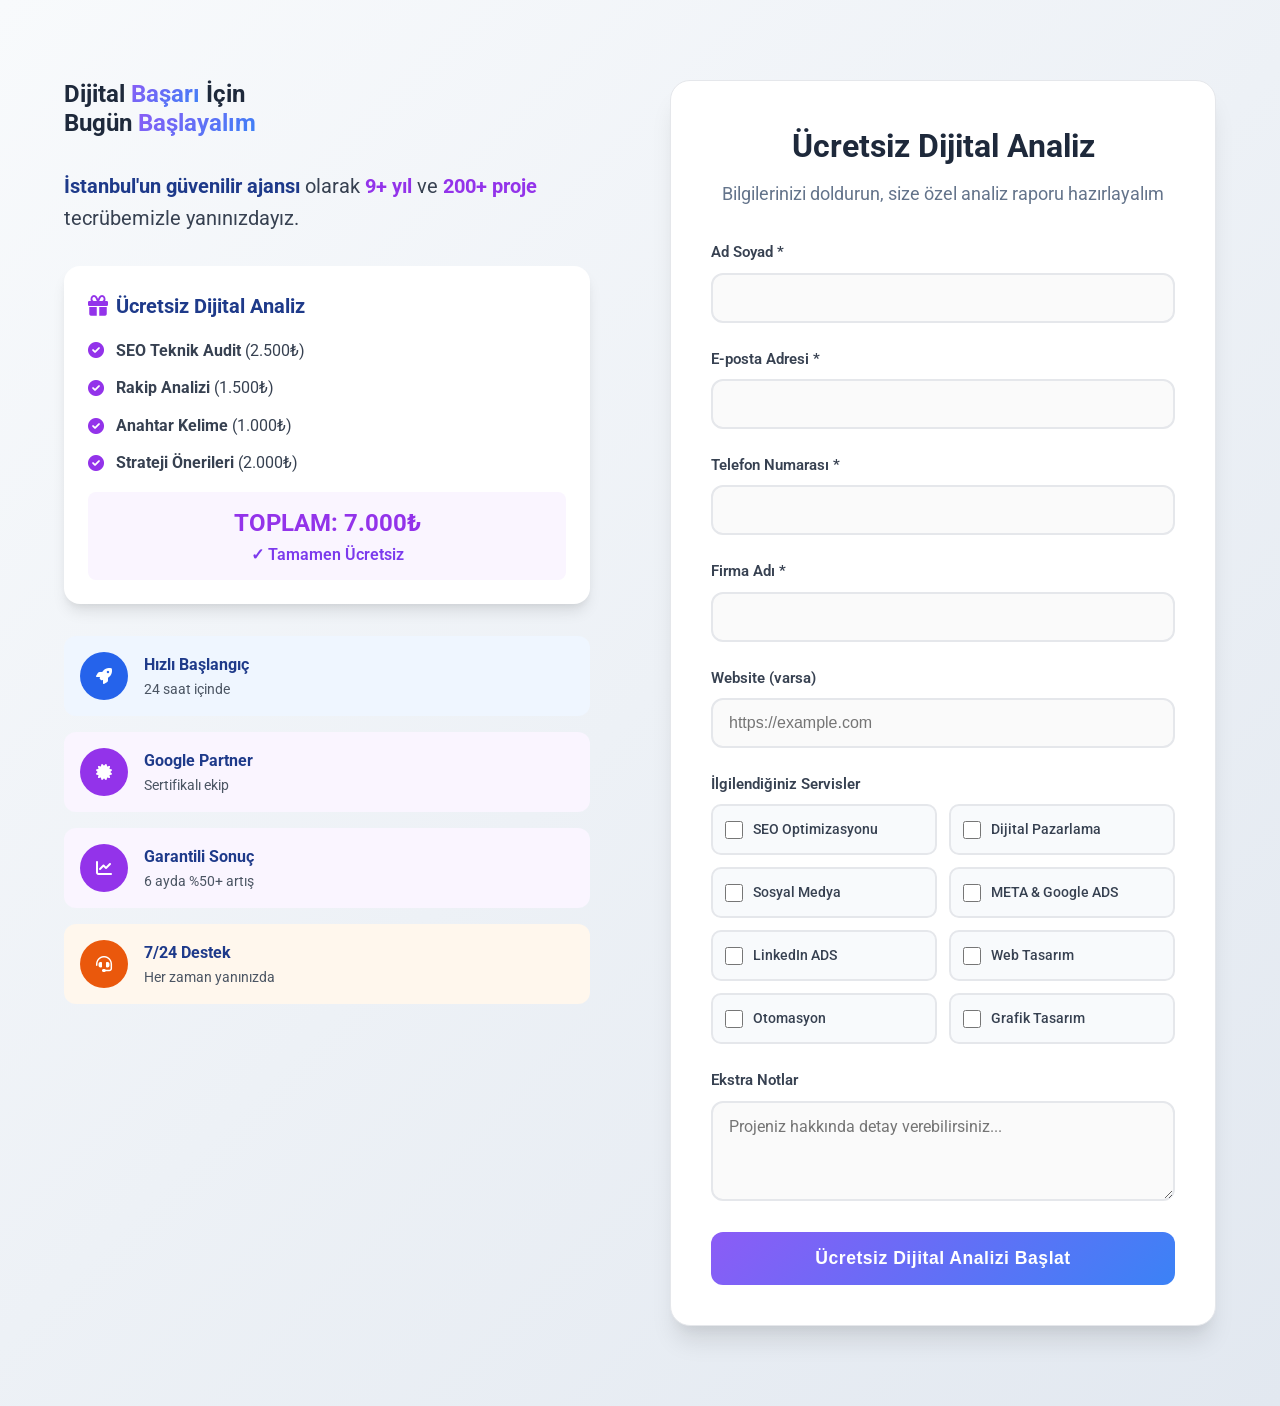
<file: index.html>
<!DOCTYPE html>
<html lang="tr">
<head>
    <meta charset="UTF-8">
    <meta name="viewport" content="width=device-width, initial-scale=1.0">
    <title>Netseo - Dijital Pazarlama Ajansı</title>
    <link href="https://cdnjs.cloudflare.com/ajax/libs/font-awesome/6.0.0/css/all.min.css" rel="stylesheet">
    <link href="https://fonts.googleapis.com/css2?family=Roboto:wght@300;400;500;700&display=swap" rel="stylesheet">
    <style>
        * {
            margin: 0;
            padding: 0;
            box-sizing: border-box;
        }

        body {
            font-family: 'Roboto', sans-serif;
            line-height: 1.6;
            color: #333;
        }

        .contact-form-section {
            background: linear-gradient(135deg, #f8fafc 0%, #e2e8f0 100%);
            min-height: 100vh;
            padding: 80px 0;
        }

        .container {
            max-width: 1200px;
            margin: 0 auto;
            padding: 0 24px;
        }

        .form-container {
            display: grid;
            grid-template-columns: 1fr 1fr;
            gap: 60px;
            align-items: start;
        }

        .contact-left-content {
            padding-right: 20px;
        }

        .contact-left-content h2 {
            color: #1e293b;
            margin-bottom: 32px;
            line-height: 1.2;
        }

        .accent-color {
            background: linear-gradient(135deg, #8b5cf6, #3b82f6);
            -webkit-background-clip: text;
            -webkit-text-fill-color: transparent;
            background-clip: text;
        }

        .space-y-8 > * + * {
            margin-top: 32px;
        }

        .text-gray-700 {
            color: #374151;
        }

        .roboto {
            font-family: 'Roboto', sans-serif;
        }

        .text-xl {
            font-size: 1.25rem;
        }

        .text-blue-900 {
            color: #1e3a8a;
        }

        .text-purple-600 {
            color: #9333ea;
        }

        .bg-white {
            background-color: #ffffff;
        }

        .p-6 {
            padding: 24px;
        }

        .rounded-2xl {
            border-radius: 16px;
        }

        .shadow-lg {
            box-shadow: 0 10px 15px -3px rgba(0, 0, 0, 0.1), 0 4px 6px -2px rgba(0, 0, 0, 0.05);
        }

        .border-l-4 {
            border-left-width: 4px;
        }

        .border-purple-600 {
            border-color: #9333ea;
        }

        .font-bold {
            font-weight: 700;
        }

        .mb-4 {
            margin-bottom: 16px;
        }

        .text-xl {
            font-size: 1.25rem;
        }

        .space-y-3 > * + * {
            margin-top: 12px;
        }

        .flex {
            display: flex;
        }

        .items-center {
            align-items: center;
        }

        .mr-2 {
            margin-right: 8px;
        }

        .mr-3 {
            margin-right: 12px;
        }

        .text-purple-600 {
            color: #9333ea;
        }

        .text-center {
            text-align: center;
        }

        .bg-purple-50 {
            background-color: #faf5ff;
        }

        .p-3 {
            padding: 12px;
        }

        .rounded-lg {
            border-radius: 8px;
        }

        .text-2xl {
            font-size: 1.5rem;
        }

        .text-purple-700 {
            color: #7c3aed;
        }

        .font-semibold {
            font-weight: 600;
        }

        .space-y-4 > * + * {
            margin-top: 16px;
        }

        .space-x-4 > * + * {
            margin-left: 16px;
        }

        .bg-blue-50 {
            background-color: #eff6ff;
        }

        .p-4 {
            padding: 16px;
        }

        .rounded-xl {
            border-radius: 12px;
        }

        .border {
            border-width: 1px;
        }

        .border-blue-100 {
            border-color: #dbeafe;
        }

        .w-12 {
            width: 48px;
        }

        .h-12 {
            height: 48px;
        }

        .rounded-full {
            border-radius: 50%;
        }

        .justify-center {
            justify-content: center;
        }

        .flex-shrink-0 {
            flex-shrink: 0;
        }

        .bg-blue-600 {
            background-color: #2563eb;
        }

        .text-white {
            color: #ffffff;
        }

        .flex-grow {
            flex-grow: 1;
        }

        .text-sm {
            font-size: 0.875rem;
        }

        .text-gray-600 {
            color: #4b5563;
        }

        .bg-purple-50 {
            background-color: #faf5ff;
        }

        .border-purple-100 {
            border-color: #e9d5ff;
        }

        .bg-purple-600 {
            background-color: #9333ea;
        }

        .bg-orange-50 {
            background-color: #fff7ed;
        }

        .border-orange-100 {
            border-color: #fed7aa;
        }

        .bg-orange-600 {
            background-color: #ea580c;
        }

        /* Form Styles */
        .form-wrapper {
            background: white;
            padding: 40px;
            border-radius: 20px;
            box-shadow: 0 20px 25px -5px rgba(0, 0, 0, 0.1), 0 10px 10px -5px rgba(0, 0, 0, 0.04);
            border: 1px solid #e5e7eb;
        }

        .form-title {
            font-size: 2rem;
            font-weight: 700;
            color: #1e293b;
            margin-bottom: 8px;
            text-align: center;
        }

        .form-subtitle {
            color: #64748b;
            text-align: center;
            margin-bottom: 32px;
            font-size: 1.1rem;
        }

        .form-group {
            margin-bottom: 24px;
        }

        .form-label {
            display: block;
            font-weight: 600;
            color: #374151;
            margin-bottom: 8px;
            font-size: 0.95rem;
        }

        .form-input {
            width: 100%;
            padding: 14px 16px;
            border: 2px solid #e5e7eb;
            border-radius: 12px;
            font-size: 1rem;
            transition: all 0.3s ease;
            background: #fafafa;
        }

        .form-input:focus {
            outline: none;
            border-color: #8b5cf6;
            background: white;
            box-shadow: 0 0 0 3px rgba(139, 92, 246, 0.1);
        }

        .form-textarea {
            width: 100%;
            padding: 14px 16px;
            border: 2px solid #e5e7eb;
            border-radius: 12px;
            font-size: 1rem;
            transition: all 0.3s ease;
            background: #fafafa;
            resize: vertical;
            min-height: 100px;
            font-family: inherit;
        }

        .form-textarea:focus {
            outline: none;
            border-color: #8b5cf6;
            background: white;
            box-shadow: 0 0 0 3px rgba(139, 92, 246, 0.1);
        }

        .checkbox-group {
            display: grid;
            grid-template-columns: 1fr 1fr;
            gap: 12px;
            margin-top: 8px;
        }

        .checkbox-item {
            display: flex;
            align-items: center;
            padding: 12px;
            background: #f8fafc;
            border: 2px solid #e5e7eb;
            border-radius: 10px;
            cursor: pointer;
            transition: all 0.3s ease;
        }

        .checkbox-item:hover {
            background: #f1f5f9;
            border-color: #cbd5e1;
        }

        .checkbox-item.checked {
            background: #faf5ff;
            border-color: #8b5cf6;
        }

        .checkbox-item input[type="checkbox"] {
            margin-right: 10px;
            width: 18px;
            height: 18px;
            accent-color: #8b5cf6;
        }

        .checkbox-item label {
            cursor: pointer;
            font-size: 0.9rem;
            font-weight: 500;
            color: #374151;
            margin: 0;
        }

        .submit-btn {
            width: 100%;
            background: linear-gradient(135deg, #8b5cf6, #3b82f6);
            color: white;
            padding: 16px 24px;
            border: none;
            border-radius: 12px;
            font-size: 1.1rem;
            font-weight: 600;
            cursor: pointer;
            transition: all 0.3s ease;
            text-transform: none;
            letter-spacing: 0.5px;
        }

        .submit-btn:hover {
            transform: translateY(-2px);
            box-shadow: 0 10px 20px rgba(139, 92, 246, 0.3);
        }

        .submit-btn:active {
            transform: translateY(0);
        }

        .submit-btn:disabled {
            opacity: 0.6;
            cursor: not-allowed;
            transform: none;
        }

        .success-message {
            background: #d1fae5;
            color: #065f46;
            padding: 16px;
            border-radius: 12px;
            margin-bottom: 24px;
            text-align: center;
            font-weight: 500;
            display: none;
        }

        .error-message {
            background: #fee2e2;
            color: #dc2626;
            padding: 16px;
            border-radius: 12px;
            margin-bottom: 24px;
            text-align: center;
            font-weight: 500;
            display: none;
        }

        /* Responsive Design */
        @media (max-width: 768px) {
            .form-container {
                grid-template-columns: 1fr;
                gap: 40px;
            }

            .contact-left-content {
                padding-right: 0;
            }

            .form-wrapper {
                padding: 24px;
            }

            .checkbox-group {
                grid-template-columns: 1fr;
            }

            .contact-form-section {
                padding: 40px 0;
            }

            .container {
                padding: 0 16px;
            }
        }

        @media (max-width: 480px) {
            .form-title {
                font-size: 1.5rem;
            }

            .contact-left-content h2 {
                font-size: 2.5rem;
            }
        }

        /* Animation */
        .fade-in {
            animation: fadeInUp 0.8s ease-out;
        }

        @keyframes fadeInUp {
            from {
                opacity: 0;
                transform: translateY(30px);
            }
            to {
                opacity: 1;
                transform: translateY(0);
            }
        }

        .loading {
            display: inline-block;
            width: 20px;
            height: 20px;
            border: 3px solid #ffffff;
            border-radius: 50%;
            border-top-color: transparent;
            animation: spin 1s ease-in-out infinite;
        }

        @keyframes spin {
            to {
                transform: rotate(360deg);
            }
        }
    </style>
</head>
<body>
    <section class="contact-form-section py-20">
        <div class="container mx-auto px-6">
            <div class="max-w-4xl mx-auto">
                <div class="form-container">
                    <!-- Sol Taraf - İçerik -->
                    <div class="contact-left-content fade-in">
                        <h2 class="text-4xl md:text-5xl lg:text-6xl font-bold mb-8 leading-tight">
                            Dijital <span class="accent-color">Başarı</span> İçin<br>
                            Bugün <span class="accent-color">Başlayalım</span>
                        </h2>
                        
                        <div class="space-y-8 text-gray-700 roboto text-lg leading-relaxed">
                            <p class="text-xl">
                                <strong class="text-blue-900">İstanbul'un güvenilir ajansı</strong> olarak 
                                <strong class="text-purple-600">9+ yıl</strong> ve 
                                <strong class="text-purple-600">200+ proje</strong> tecrübemizle yanınızdayız.
                            </p>
                            
                            <!-- Ücretsiz Dijital Analiz Kartı -->
                            <div class="w-full bg-white p-6 rounded-2xl shadow-lg border-l-4 border-purple-600">
                                <h4 class="font-bold text-blue-900 mb-4 text-xl">
                                    <i class="fas fa-gift text-purple-600 mr-2"></i>Ücretsiz Dijital Analiz
                                </h4>
                                <ul class="space-y-3 mb-4">
                                    <li class="flex items-center">
                                        <i class="fas fa-check-circle text-purple-600 mr-3"></i>
                                        <span><strong>SEO Teknik Audit</strong> (2.500₺)</span>
                                    </li>
                                    <li class="flex items-center">
                                        <i class="fas fa-check-circle text-purple-600 mr-3"></i>
                                        <span><strong>Rakip Analizi</strong> (1.500₺)</span>
                                    </li>
                                    <li class="flex items-center">
                                        <i class="fas fa-check-circle text-purple-600 mr-3"></i>
                                        <span><strong>Anahtar Kelime</strong> (1.000₺)</span>
                                    </li>
                                    <li class="flex items-center">
                                        <i class="fas fa-check-circle text-purple-600 mr-3"></i>
                                        <span><strong>Strateji Önerileri</strong> (2.000₺)</span>
                                    </li>
                                </ul>
                                <div class="w-full text-center bg-purple-50 p-3 rounded-lg">
                                    <span class="text-2xl font-bold text-purple-600">TOPLAM: 7.000₺</span>
                                    <div class="text-purple-700 font-semibold">✓ Tamamen Ücretsiz</div>
                                </div>
                            </div>
                            
                            <!-- Özellik Kartları -->
                            <div class="w-full space-y-4">
                                <div class="flex items-center space-x-4 bg-blue-50 p-4 rounded-xl border border-blue-100 w-full">
                                    <div class="bg-blue-600 w-12 h-12 rounded-full flex items-center justify-center flex-shrink-0">
                                        <i class="fas fa-rocket text-white"></i>
                                    </div>
                                    <div class="flex-grow">
                                        <div class="font-bold text-blue-900">Hızlı Başlangıç</div>
                                        <div class="text-sm text-gray-600">24 saat içinde</div>
                                    </div>
                                </div>
                                
                                <div class="flex items-center space-x-4 bg-purple-50 p-4 rounded-xl border border-purple-100 w-full">
                                    <div class="bg-purple-600 w-12 h-12 rounded-full flex items-center justify-center flex-shrink-0">
                                        <i class="fas fa-certificate text-white"></i>
                                    </div>
                                    <div class="flex-grow">
                                        <div class="font-bold text-blue-900">Google Partner</div>
                                        <div class="text-sm text-gray-600">Sertifikalı ekip</div>
                                    </div>
                                </div>
                                
                                <div class="flex items-center space-x-4 bg-purple-50 p-4 rounded-xl border border-purple-100 w-full">
                                    <div class="bg-purple-600 w-12 h-12 rounded-full flex items-center justify-center flex-shrink-0">
                                        <i class="fas fa-chart-line text-white"></i>
                                    </div>
                                    <div class="flex-grow">
                                        <div class="font-bold text-blue-900">Garantili Sonuç</div>
                                        <div class="text-sm text-gray-600">6 ayda %50+ artış</div>
                                    </div>
                                </div>
                                
                                <div class="flex items-center space-x-4 bg-orange-50 p-4 rounded-xl border border-orange-100 w-full">
                                    <div class="bg-orange-600 w-12 h-12 rounded-full flex items-center justify-center flex-shrink-0">
                                        <i class="fas fa-headset text-white"></i>
                                    </div>
                                    <div class="flex-grow">
                                        <div class="font-bold text-blue-900">7/24 Destek</div>
                                        <div class="text-sm text-gray-600">Her zaman yanınızda</div>
                                    </div>
                                </div>
                            </div>
                        </div>
                    </div>

                    <!-- Sağ Taraf - Form -->
                    <div class="form-wrapper fade-in">
                        <h3 class="form-title">Ücretsiz Dijital Analiz</h3>
                        <p class="form-subtitle">Bilgilerinizi doldurun, size özel analiz raporu hazırlayalım</p>
                        
                        <div id="successMessage" class="success-message">
                            <i class="fas fa-check-circle"></i> Formunuz başarıyla gönderildi! En kısa sürede sizinle iletişime geçeceğiz.
                        </div>
                        
                        <div id="errorMessage" class="error-message">
                            <i class="fas fa-exclamation-triangle"></i> Form gönderilirken bir hata oluştu. Lütfen tekrar deneyin.
                        </div>

                        <form id="contactForm" action="send_email.php" method="POST">
                            <div class="form-group">
                                <label for="fullName" class="form-label">Ad Soyad *</label>
                                <input type="text" id="fullName" name="fullName" class="form-input" required>
                            </div>

                            <div class="form-group">
                                <label for="email" class="form-label">E-posta Adresi *</label>
                                <input type="email" id="email" name="email" class="form-input" required>
                            </div>

                            <div class="form-group">
                                <label for="phone" class="form-label">Telefon Numarası *</label>
                                <input type="tel" id="phone" name="phone" class="form-input" required>
                            </div>

                            <div class="form-group">
                                <label for="company" class="form-label">Firma Adı *</label>
                                <input type="text" id="company" name="company" class="form-input" required>
                            </div>

                            <div class="form-group">
                                <label for="website" class="form-label">Website (varsa)</label>
                                <input type="url" id="website" name="website" class="form-input" placeholder="https://example.com">
                            </div>

                            <div class="form-group">
                                <label class="form-label">İlgilendiğiniz Servisler</label>
                                <div class="checkbox-group">
                                    <div class="checkbox-item">
                                        <input type="checkbox" id="service1" name="services[]" value="SEO Optimizasyonu">
                                        <label for="service1">SEO Optimizasyonu</label>
                                    </div>
                                    <div class="checkbox-item">
                                        <input type="checkbox" id="service2" name="services[]" value="Dijital Pazarlama Hizmetleri">
                                        <label for="service2">Dijital Pazarlama</label>
                                    </div>
                                    <div class="checkbox-item">
                                        <input type="checkbox" id="service3" name="services[]" value="Sosyal Medya Yönetimi">
                                        <label for="service3">Sosyal Medya</label>
                                    </div>
                                    <div class="checkbox-item">
                                        <input type="checkbox" id="service4" name="services[]" value="META & Google ADS">
                                        <label for="service4">META & Google ADS</label>
                                    </div>
                                    <div class="checkbox-item">
                                        <input type="checkbox" id="service5" name="services[]" value="LinkedIn ADS">
                                        <label for="service5">LinkedIn ADS</label>
                                    </div>
                                    <div class="checkbox-item">
                                        <input type="checkbox" id="service6" name="services[]" value="Web Tasarım">
                                        <label for="service6">Web Tasarım</label>
                                    </div>
                                    <div class="checkbox-item">
                                        <input type="checkbox" id="service7" name="services[]" value="Otomasyon Çözümleri">
                                        <label for="service7">Otomasyon</label>
                                    </div>
                                    <div class="checkbox-item">
                                        <input type="checkbox" id="service8" name="services[]" value="Grafik Tasarım">
                                        <label for="service8">Grafik Tasarım</label>
                                    </div>
                                </div>
                            </div>

                            <div class="form-group">
                                <label for="notes" class="form-label">Ekstra Notlar</label>
                                <textarea id="notes" name="notes" class="form-textarea" placeholder="Projeniz hakkında detay verebilirsiniz..."></textarea>
                            </div>

                            <button type="submit" class="submit-btn" id="submitBtn">
                                <span id="btnText">Ücretsiz Dijital Analizi Başlat</span>
                                <span id="btnLoading" class="loading" style="display: none;"></span>
                            </button>
                        </form>
                    </div>
                </div>
            </div>
        </div>
    </section>

    <script>
        // Checkbox item click handling
        document.querySelectorAll('.checkbox-item').forEach(item => {
            item.addEventListener('click', function() {
                const checkbox = this.querySelector('input[type="checkbox"]');
                checkbox.checked = !checkbox.checked;
                this.classList.toggle('checked', checkbox.checked);
            });
        });

        // Form submission handling
        document.getElementById('contactForm').addEventListener('submit', function(e) {
            e.preventDefault();
            
            const submitBtn = document.getElementById('submitBtn');
            const btnText = document.getElementById('btnText');
            const btnLoading = document.getElementById('btnLoading');
            const successMessage = document.getElementById('successMessage');
            const errorMessage = document.getElementById('errorMessage');
            
            // Hide previous messages
            successMessage.style.display = 'none';
            errorMessage.style.display = 'none';
            
            // Show loading state
            submitBtn.disabled = true;
            btnText.style.display = 'none';
            btnLoading.style.display = 'inline-block';
            
            // Get form data
            const formData = new FormData(this);
            
            // Send form data
            fetch('send_email.php', {
                method: 'POST',
                body: formData
            })
            .then(response => response.json())
            .then(data => {
                if (data.success) {
                    successMessage.style.display = 'block';
                    this.reset();
                    // Reset checkbox visual states
                    document.querySelectorAll('.checkbox-item').forEach(item => {
                        item.classList.remove('checked');
                    });
                } else {
                    errorMessage.style.display = 'block';
                }
            })
            .catch(error => {
                console.error('Error:', error);
                errorMessage.style.display = 'block';
            })
            .finally(() => {
                // Reset button state
                submitBtn.disabled = false;
                btnText.style.display = 'inline';
                btnLoading.style.display = 'none';
            });
        });

        // Real-time checkbox visual feedback
        document.querySelectorAll('input[type="checkbox"]').forEach(checkbox => {
            checkbox.addEventListener('change', function() {
                const item = this.closest('.checkbox-item');
                item.classList.toggle('checked', this.checked);
            });
        });
    </script>
</body>
</html>
</file>
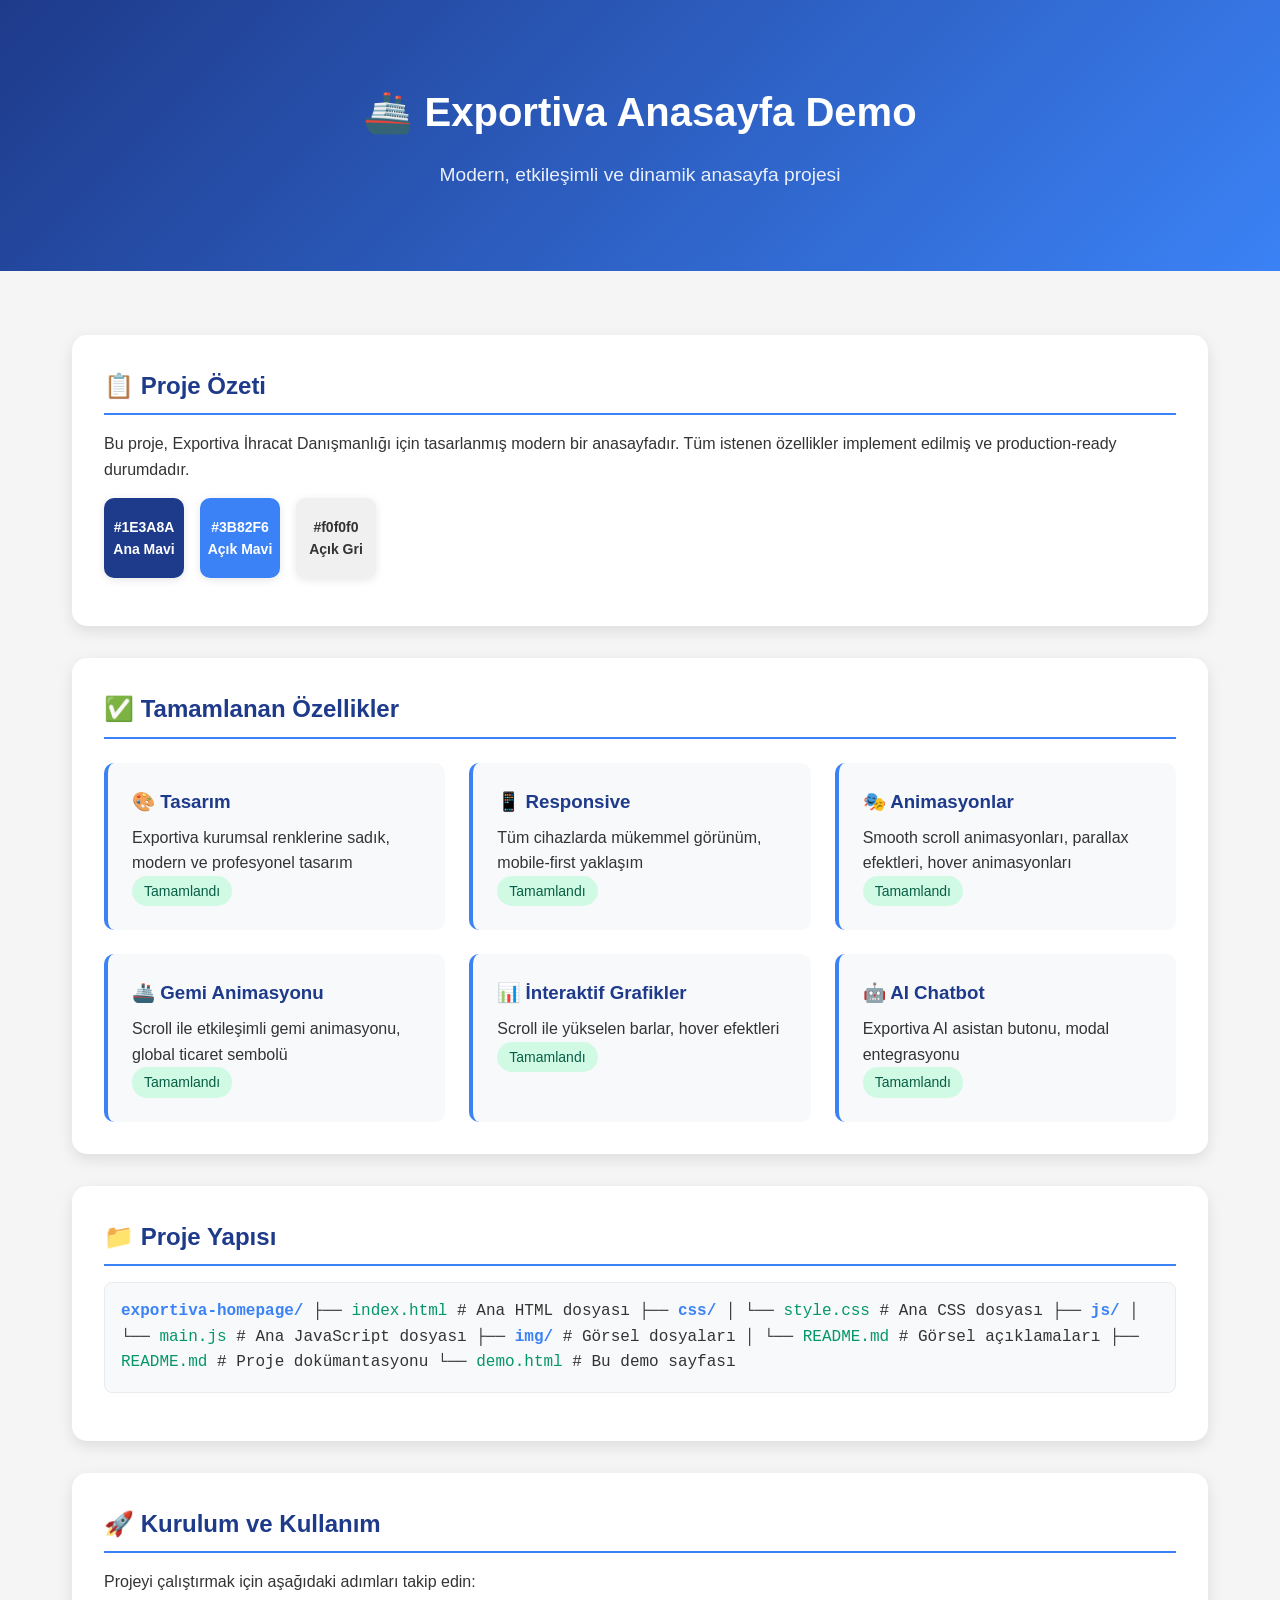
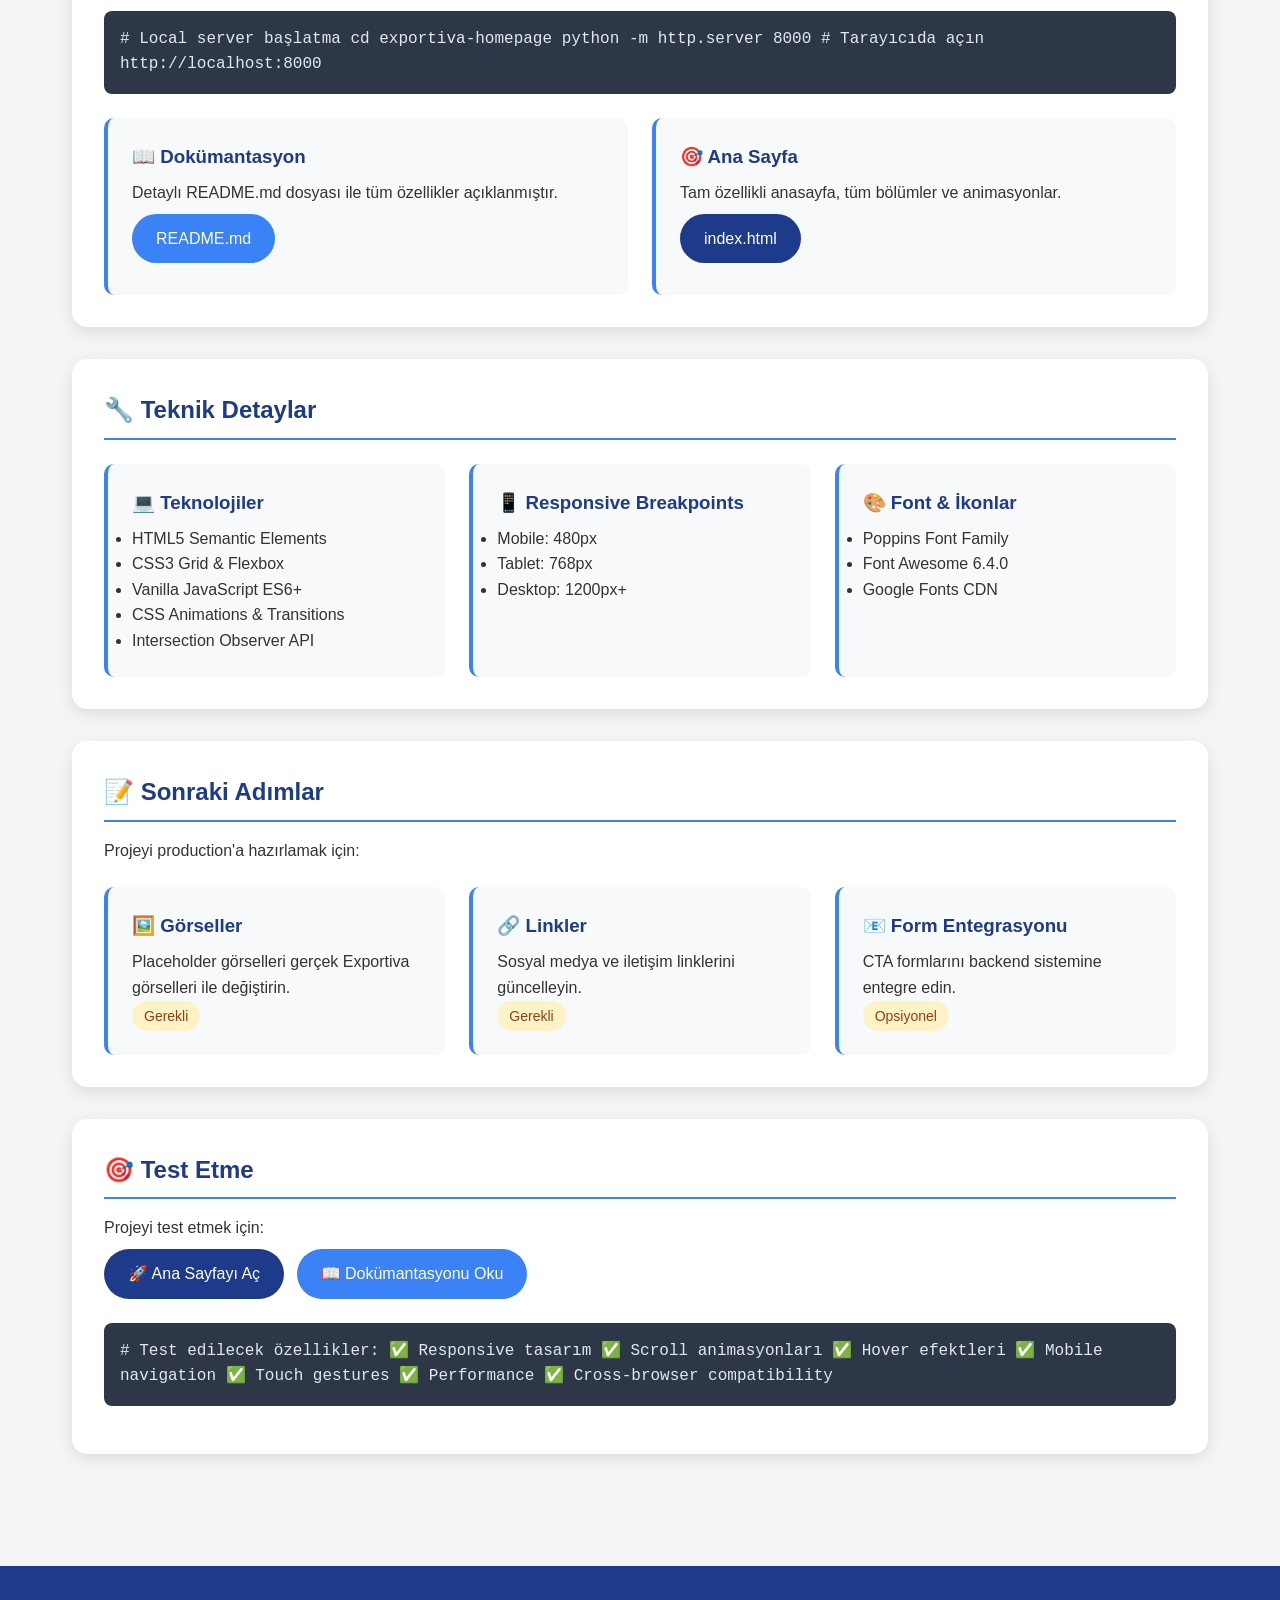
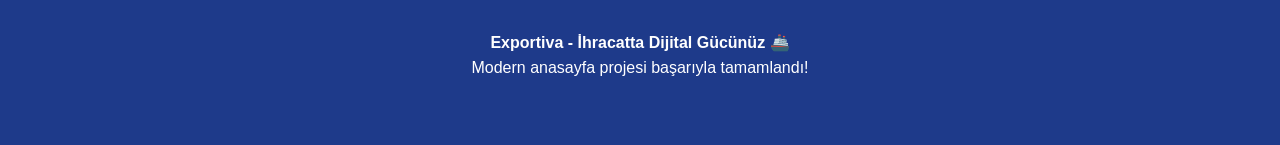
<file: exportiva-homepage/demo.html>
<!DOCTYPE html>
<html lang="tr">
<head>
    <meta charset="UTF-8">
    <meta name="viewport" content="width=device-width, initial-scale=1.0">
    <title>Exportiva Demo - Proje Yapısı</title>
    <style>
        * {
            margin: 0;
            padding: 0;
            box-sizing: border-box;
        }
        
        body {
            font-family: 'Segoe UI', Tahoma, Geneva, Verdana, sans-serif;
            line-height: 1.6;
            color: #333;
            background: #f5f5f5;
        }
        
        .container {
            max-width: 1200px;
            margin: 0 auto;
            padding: 2rem;
        }
        
        .header {
            background: linear-gradient(135deg, #1E3A8A, #3B82F6);
            color: white;
            text-align: center;
            padding: 3rem 0;
            margin-bottom: 2rem;
        }
        
        .header h1 {
            font-size: 2.5rem;
            margin-bottom: 1rem;
        }
        
        .header p {
            font-size: 1.2rem;
            opacity: 0.9;
        }
        
        .demo-section {
            background: white;
            border-radius: 15px;
            padding: 2rem;
            margin-bottom: 2rem;
            box-shadow: 0 5px 15px rgba(0,0,0,0.1);
        }
        
        .demo-section h2 {
            color: #1E3A8A;
            margin-bottom: 1rem;
            border-bottom: 2px solid #3B82F6;
            padding-bottom: 0.5rem;
        }
        
        .feature-grid {
            display: grid;
            grid-template-columns: repeat(auto-fit, minmax(300px, 1fr));
            gap: 1.5rem;
            margin-top: 1.5rem;
        }
        
        .feature-card {
            background: #f8f9fa;
            padding: 1.5rem;
            border-radius: 10px;
            border-left: 4px solid #3B82F6;
        }
        
        .feature-card h3 {
            color: #1E3A8A;
            margin-bottom: 0.5rem;
        }
        
        .code-block {
            background: #2d3748;
            color: #e2e8f0;
            padding: 1rem;
            border-radius: 8px;
            font-family: 'Courier New', monospace;
            margin: 1rem 0;
            overflow-x: auto;
        }
        
        .btn {
            display: inline-block;
            background: #3B82F6;
            color: white;
            padding: 0.75rem 1.5rem;
            text-decoration: none;
            border-radius: 25px;
            transition: all 0.3s ease;
            margin: 0.5rem 0.5rem 0.5rem 0;
        }
        
        .btn:hover {
            background: #1E3A8A;
            transform: translateY(-2px);
        }
        
        .btn-primary {
            background: #1E3A8A;
        }
        
        .btn-primary:hover {
            background: #1e40af;
        }
        
        .status {
            display: inline-block;
            padding: 0.25rem 0.75rem;
            border-radius: 15px;
            font-size: 0.875rem;
            font-weight: 500;
        }
        
        .status-success {
            background: #d1fae5;
            color: #065f46;
        }
        
        .status-warning {
            background: #fef3c7;
            color: #92400e;
        }
        
        .file-structure {
            background: #f8f9fa;
            border: 1px solid #e9ecef;
            border-radius: 8px;
            padding: 1rem;
            font-family: 'Courier New', monospace;
            margin: 1rem 0;
        }
        
        .file-structure .folder {
            color: #3B82F6;
            font-weight: bold;
        }
        
        .file-structure .file {
            color: #059669;
        }
        
        .colors {
            display: flex;
            gap: 1rem;
            margin: 1rem 0;
            flex-wrap: wrap;
        }
        
        .color-swatch {
            width: 80px;
            height: 80px;
            border-radius: 10px;
            display: flex;
            align-items: center;
            justify-content: center;
            color: white;
            font-weight: bold;
            font-size: 0.875rem;
            text-align: center;
            box-shadow: 0 2px 8px rgba(0,0,0,0.1);
        }
        
        .color-primary { background: #1E3A8A; }
        .color-secondary { background: #3B82F6; }
        .color-light { background: #f0f0f0; color: #333; }
    </style>
</head>
<body>
    <div class="header">
        <div class="container">
            <h1>🚢 Exportiva Anasayfa Demo</h1>
            <p>Modern, etkileşimli ve dinamik anasayfa projesi</p>
        </div>
    </div>
    
    <div class="container">
        <div class="demo-section">
            <h2>📋 Proje Özeti</h2>
            <p>Bu proje, Exportiva İhracat Danışmanlığı için tasarlanmış modern bir anasayfadır. Tüm istenen özellikler implement edilmiş ve production-ready durumdadır.</p>
            
            <div class="colors">
                <div class="color-swatch color-primary">#1E3A8A<br>Ana Mavi</div>
                <div class="color-swatch color-secondary">#3B82F6<br>Açık Mavi</div>
                <div class="color-swatch color-light">#f0f0f0<br>Açık Gri</div>
            </div>
        </div>
        
        <div class="demo-section">
            <h2>✅ Tamamlanan Özellikler</h2>
            <div class="feature-grid">
                <div class="feature-card">
                    <h3>🎨 Tasarım</h3>
                    <p>Exportiva kurumsal renklerine sadık, modern ve profesyonel tasarım</p>
                    <span class="status status-success">Tamamlandı</span>
                </div>
                
                <div class="feature-card">
                    <h3>📱 Responsive</h3>
                    <p>Tüm cihazlarda mükemmel görünüm, mobile-first yaklaşım</p>
                    <span class="status status-success">Tamamlandı</span>
                </div>
                
                <div class="feature-card">
                    <h3>🎭 Animasyonlar</h3>
                    <p>Smooth scroll animasyonları, parallax efektleri, hover animasyonları</p>
                    <span class="status status-success">Tamamlandı</span>
                </div>
                
                <div class="feature-card">
                    <h3>🚢 Gemi Animasyonu</h3>
                    <p>Scroll ile etkileşimli gemi animasyonu, global ticaret sembolü</p>
                    <span class="status status-success">Tamamlandı</span>
                </div>
                
                <div class="feature-card">
                    <h3>📊 İnteraktif Grafikler</h3>
                    <p>Scroll ile yükselen barlar, hover efektleri</p>
                    <span class="status status-success">Tamamlandı</span>
                </div>
                
                <div class="feature-card">
                    <h3>🤖 AI Chatbot</h3>
                    <p>Exportiva AI asistan butonu, modal entegrasyonu</p>
                    <span class="status status-success">Tamamlandı</span>
                </div>
            </div>
        </div>
        
        <div class="demo-section">
            <h2>📁 Proje Yapısı</h2>
            <div class="file-structure">
<span class="folder">exportiva-homepage/</span>
├── <span class="file">index.html</span>          # Ana HTML dosyası
├── <span class="folder">css/</span>
│   └── <span class="file">style.css</span>      # Ana CSS dosyası
├── <span class="folder">js/</span>
│   └── <span class="file">main.js</span>        # Ana JavaScript dosyası
├── <span class="folder">img/</span>              # Görsel dosyaları
│   └── <span class="file">README.md</span>      # Görsel açıklamaları
├── <span class="file">README.md</span>           # Proje dokümantasyonu
└── <span class="file">demo.html</span>           # Bu demo sayfası
            </div>
        </div>
        
        <div class="demo-section">
            <h2>🚀 Kurulum ve Kullanım</h2>
            <p>Projeyi çalıştırmak için aşağıdaki adımları takip edin:</p>
            
            <div class="code-block">
# Local server başlatma
cd exportiva-homepage
python -m http.server 8000

# Tarayıcıda açın
http://localhost:8000
            </div>
            
            <div class="feature-grid">
                <div class="feature-card">
                    <h3>📖 Dokümantasyon</h3>
                    <p>Detaylı README.md dosyası ile tüm özellikler açıklanmıştır.</p>
                    <a href="README.md" class="btn">README.md</a>
                </div>
                
                <div class="feature-card">
                    <h3>🎯 Ana Sayfa</h3>
                    <p>Tam özellikli anasayfa, tüm bölümler ve animasyonlar.</p>
                    <a href="index.html" class="btn btn-primary">index.html</a>
                </div>
            </div>
        </div>
        
        <div class="demo-section">
            <h2>🔧 Teknik Detaylar</h2>
            <div class="feature-grid">
                <div class="feature-card">
                    <h3>💻 Teknolojiler</h3>
                    <ul>
                        <li>HTML5 Semantic Elements</li>
                        <li>CSS3 Grid & Flexbox</li>
                        <li>Vanilla JavaScript ES6+</li>
                        <li>CSS Animations & Transitions</li>
                        <li>Intersection Observer API</li>
                    </ul>
                </div>
                
                <div class="feature-card">
                    <h3>📱 Responsive Breakpoints</h3>
                    <ul>
                        <li>Mobile: 480px</li>
                        <li>Tablet: 768px</li>
                        <li>Desktop: 1200px+</li>
                    </ul>
                </div>
                
                <div class="feature-card">
                    <h3>🎨 Font & İkonlar</h3>
                    <ul>
                        <li>Poppins Font Family</li>
                        <li>Font Awesome 6.4.0</li>
                        <li>Google Fonts CDN</li>
                    </ul>
                </div>
            </div>
        </div>
        
        <div class="demo-section">
            <h2>📝 Sonraki Adımlar</h2>
            <p>Projeyi production'a hazırlamak için:</p>
            
            <div class="feature-grid">
                <div class="feature-card">
                    <h3>🖼️ Görseller</h3>
                    <p>Placeholder görselleri gerçek Exportiva görselleri ile değiştirin.</p>
                    <span class="status status-warning">Gerekli</span>
                </div>
                
                <div class="feature-card">
                    <h3>🔗 Linkler</h3>
                    <p>Sosyal medya ve iletişim linklerini güncelleyin.</p>
                    <span class="status status-warning">Gerekli</span>
                </div>
                
                <div class="feature-card">
                    <h3>📧 Form Entegrasyonu</h3>
                    <p>CTA formlarını backend sistemine entegre edin.</p>
                    <span class="status status-warning">Opsiyonel</span>
                </div>
            </div>
        </div>
        
        <div class="demo-section">
            <h2>🎯 Test Etme</h2>
            <p>Projeyi test etmek için:</p>
            
            <a href="index.html" class="btn btn-primary">🚀 Ana Sayfayı Aç</a>
            <a href="README.md" class="btn">📖 Dokümantasyonu Oku</a>
            
            <div class="code-block">
# Test edilecek özellikler:
✅ Responsive tasarım
✅ Scroll animasyonları
✅ Hover efektleri
✅ Mobile navigation
✅ Touch gestures
✅ Performance
✅ Cross-browser compatibility
            </div>
        </div>
    </div>
    
    <footer style="background: #1E3A8A; color: white; text-align: center; padding: 2rem; margin-top: 3rem;">
        <div class="container">
            <p><strong>Exportiva - İhracatta Dijital Gücünüz</strong> 🚢</p>
            <p>Modern anasayfa projesi başarıyla tamamlandı!</p>
        </div>
    </footer>
</body>
</html>
</file>
